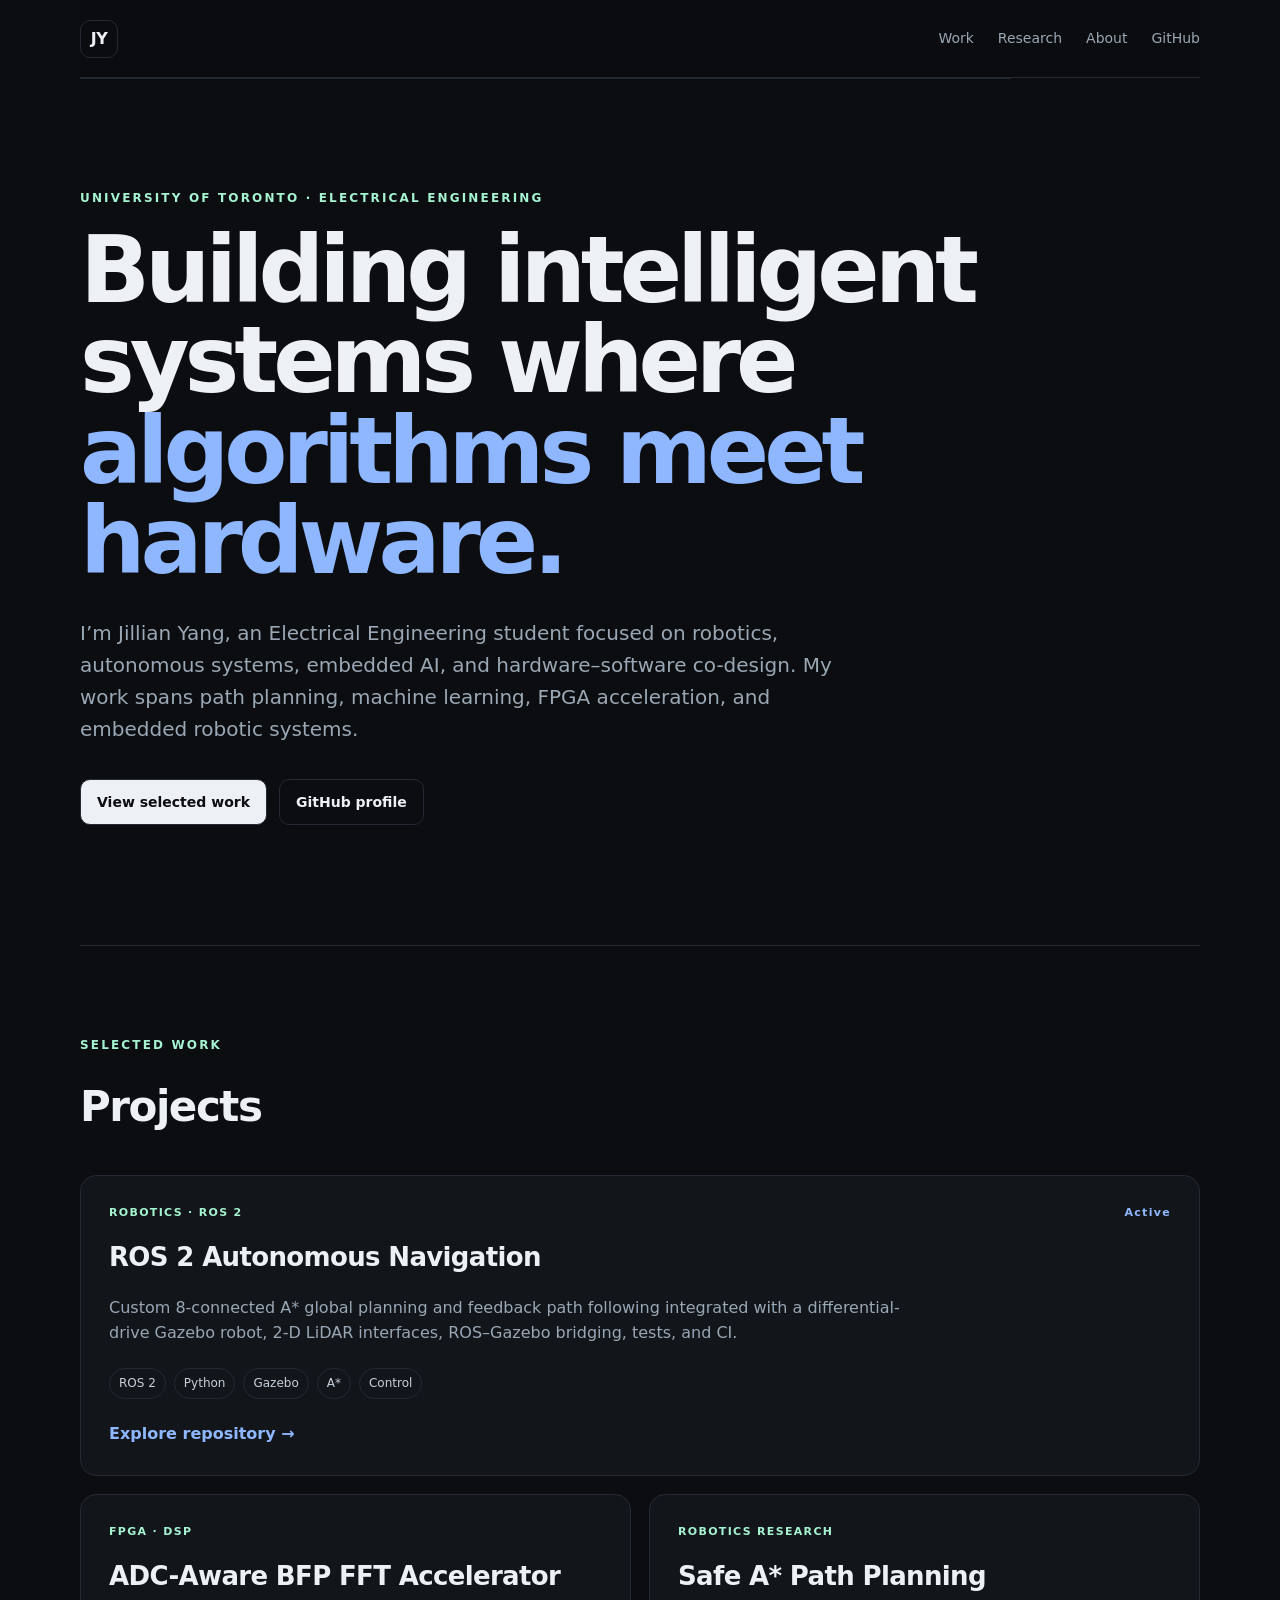
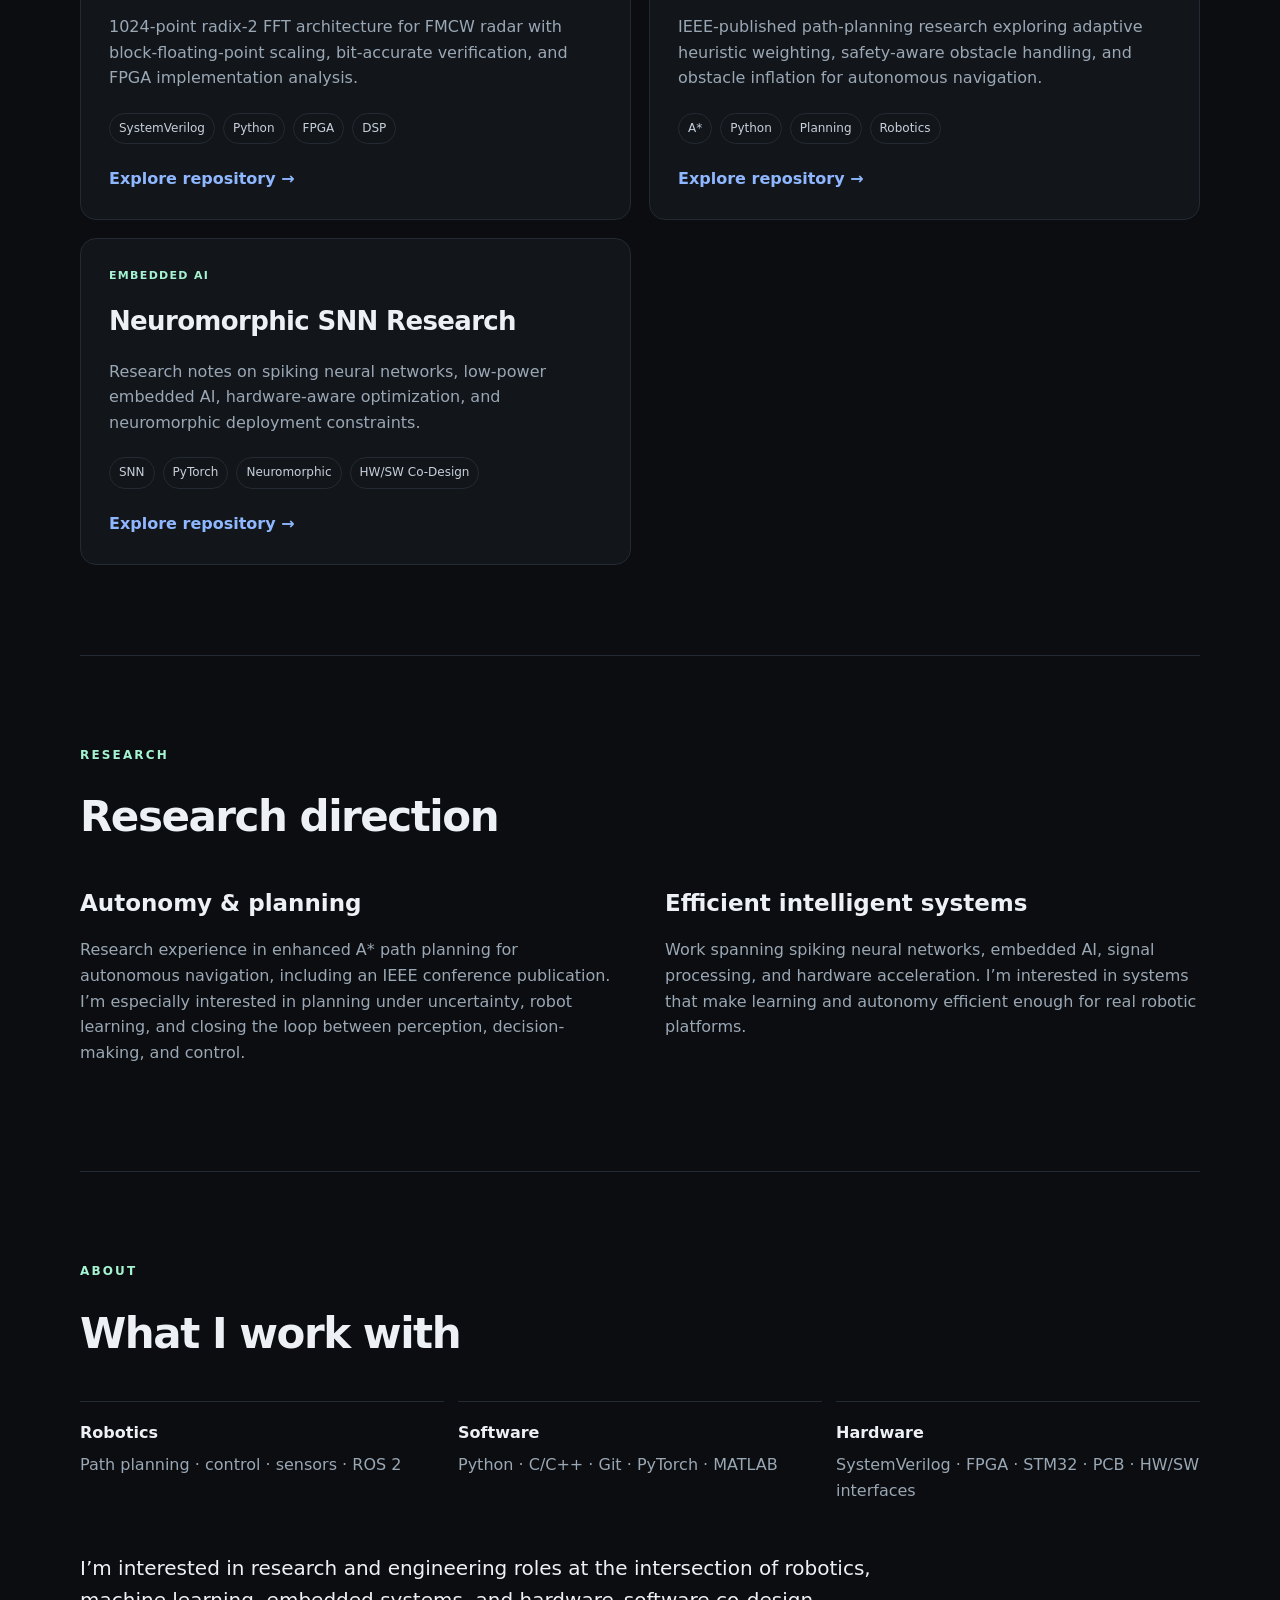
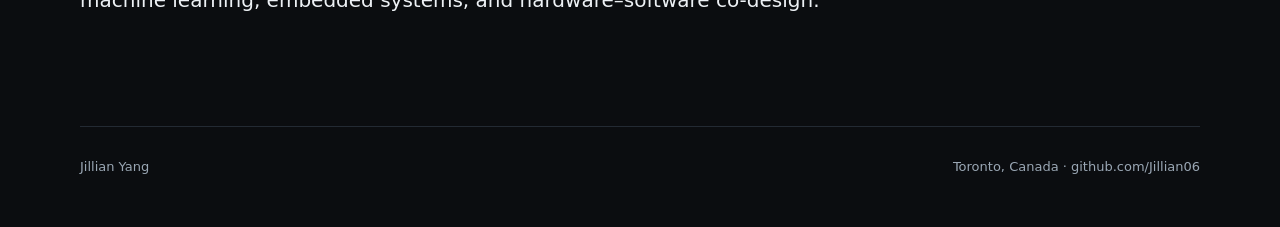
<file: index.html>
<!doctype html>
<html lang="en">
<head>
  <meta charset="utf-8" />
  <meta name="viewport" content="width=device-width, initial-scale=1" />
  <meta name="description" content="Jillian Yang — Electrical Engineering, robotics, autonomous systems, embedded AI, and hardware-software co-design." />
  <title>Jillian Yang | Robotics & Embedded AI</title>
  <link rel="stylesheet" href="style.css" />
</head>
<body>
  <main class="shell">
    <nav class="nav">
      <a class="brand" href="#top">JY</a>
      <div class="navlinks"><a href="#work">Work</a><a href="#research">Research</a><a href="#about">About</a><a href="https://github.com/Jillian06">GitHub</a></div>
    </nav>

    <section class="hero" id="top">
      <p class="eyebrow">UNIVERSITY OF TORONTO · ELECTRICAL ENGINEERING</p>
      <h1>Building intelligent systems where <span>algorithms meet hardware.</span></h1>
      <p class="lede">I’m Jillian Yang, an Electrical Engineering student focused on robotics, autonomous systems, embedded AI, and hardware–software co-design. My work spans path planning, machine learning, FPGA acceleration, and embedded robotic systems.</p>
      <div class="actions"><a class="button primary" href="#work">View selected work</a><a class="button" href="https://github.com/Jillian06">GitHub profile</a></div>
    </section>

    <section id="work">
      <div class="section-head"><p class="eyebrow">SELECTED WORK</p><h2>Projects</h2></div>
      <div class="grid">
        <article class="card featured">
          <div class="card-top"><span class="tag">ROBOTICS · ROS 2</span><span class="status">Active</span></div>
          <h3>ROS 2 Autonomous Navigation</h3>
          <p>Custom 8-connected A* global planning and feedback path following integrated with a differential-drive Gazebo robot, 2-D LiDAR interfaces, ROS–Gazebo bridging, tests, and CI.</p>
          <div class="stack"><span>ROS 2</span><span>Python</span><span>Gazebo</span><span>A*</span><span>Control</span></div>
          <a class="text-link" href="https://github.com/Jillian06/ros2-autonomous-navigation">Explore repository →</a>
        </article>

        <article class="card">
          <div class="card-top"><span class="tag">FPGA · DSP</span></div>
          <h3>ADC-Aware BFP FFT Accelerator</h3>
          <p>1024-point radix-2 FFT architecture for FMCW radar with block-floating-point scaling, bit-accurate verification, and FPGA implementation analysis.</p>
          <div class="stack"><span>SystemVerilog</span><span>Python</span><span>FPGA</span><span>DSP</span></div>
          <a class="text-link" href="https://github.com/Jillian06/fmcw-radar-bfp-fft">Explore repository →</a>
        </article>

        <article class="card">
          <div class="card-top"><span class="tag">ROBOTICS RESEARCH</span></div>
          <h3>Safe A* Path Planning</h3>
          <p>IEEE-published path-planning research exploring adaptive heuristic weighting, safety-aware obstacle handling, and obstacle inflation for autonomous navigation.</p>
          <div class="stack"><span>A*</span><span>Python</span><span>Planning</span><span>Robotics</span></div>
          <a class="text-link" href="https://github.com/Jillian06/safe-astar-path-planning">Explore repository →</a>
        </article>

        <article class="card">
          <div class="card-top"><span class="tag">EMBEDDED AI</span></div>
          <h3>Neuromorphic SNN Research</h3>
          <p>Research notes on spiking neural networks, low-power embedded AI, hardware-aware optimization, and neuromorphic deployment constraints.</p>
          <div class="stack"><span>SNN</span><span>PyTorch</span><span>Neuromorphic</span><span>HW/SW Co-Design</span></div>
          <a class="text-link" href="https://github.com/Jillian06/neuromorphic-snn-research">Explore repository →</a>
        </article>
      </div>
    </section>

    <section id="research">
      <div class="section-head"><p class="eyebrow">RESEARCH</p><h2>Research direction</h2></div>
      <div class="split">
        <div>
          <h3>Autonomy & planning</h3>
          <p>Research experience in enhanced A* path planning for autonomous navigation, including an IEEE conference publication. I’m especially interested in planning under uncertainty, robot learning, and closing the loop between perception, decision-making, and control.</p>
        </div>
        <div>
          <h3>Efficient intelligent systems</h3>
          <p>Work spanning spiking neural networks, embedded AI, signal processing, and hardware acceleration. I’m interested in systems that make learning and autonomy efficient enough for real robotic platforms.</p>
        </div>
      </div>
    </section>

    <section id="about">
      <div class="section-head"><p class="eyebrow">ABOUT</p><h2>What I work with</h2></div>
      <div class="skills">
        <div><strong>Robotics</strong><span>Path planning · control · sensors · ROS 2</span></div>
        <div><strong>Software</strong><span>Python · C/C++ · Git · PyTorch · MATLAB</span></div>
        <div><strong>Hardware</strong><span>SystemVerilog · FPGA · STM32 · PCB · HW/SW interfaces</span></div>
      </div>
      <p class="closing">I’m interested in research and engineering roles at the intersection of robotics, machine learning, embedded systems, and hardware–software co-design.</p>
    </section>

    <footer><span>Jillian Yang</span><span>Toronto, Canada · <a href="https://github.com/Jillian06">github.com/Jillian06</a></span></footer>
  </main>
</body>
</html>
</file>
<file: style.css>
:root{--bg:#0b0d10;--panel:#12161b;--line:#232a33;--text:#edf1f5;--muted:#9aa7b4;--accent:#8fb7ff;--accent2:#a5f3d0}
*{box-sizing:border-box}html{scroll-behavior:smooth}body{margin:0;background:var(--bg);color:var(--text);font-family:Inter,ui-sans-serif,system-ui,-apple-system,BlinkMacSystemFont,"Segoe UI",sans-serif;line-height:1.6}
a{color:inherit;text-decoration:none}.shell{width:min(1120px,calc(100% - 40px));margin:auto}.nav{height:78px;display:flex;align-items:center;justify-content:space-between;border-bottom:1px solid var(--line);position:sticky;top:0;background:rgba(11,13,16,.88);backdrop-filter:blur(14px);z-index:5}
.brand{font-weight:800;letter-spacing:-.04em;border:1px solid var(--line);width:38px;height:38px;display:grid;place-items:center;border-radius:10px}.navlinks{display:flex;gap:24px;color:var(--muted);font-size:14px}.navlinks a:hover{color:var(--text)}
.hero{padding:110px 0 120px;max-width:930px}.eyebrow{font-size:12px;letter-spacing:.18em;font-weight:700;color:var(--accent2);margin:0 0 18px}.hero h1{font-size:clamp(48px,8vw,92px);line-height:.98;letter-spacing:-.055em;margin:0 0 30px}.hero h1 span{color:var(--accent)}
.lede{font-size:20px;max-width:790px;color:var(--muted);margin:0 0 34px}.actions{display:flex;gap:12px;flex-wrap:wrap}.button{padding:11px 16px;border:1px solid var(--line);border-radius:10px;font-weight:650;font-size:14px}.button.primary{background:var(--text);color:var(--bg)}
section{padding:90px 0;border-top:1px solid var(--line)}.section-head{margin-bottom:34px}.section-head h2{font-size:42px;letter-spacing:-.035em;margin:0}.grid{display:grid;grid-template-columns:repeat(2,1fr);gap:18px}.card{border:1px solid var(--line);background:var(--panel);padding:28px;border-radius:16px}.card.featured{grid-column:1/-1}.card-top{display:flex;justify-content:space-between;align-items:center}.tag,.status{font-size:11px;letter-spacing:.12em;font-weight:750;color:var(--accent2)}.status{color:var(--accent)}
.card h3{font-size:26px;letter-spacing:-.025em;margin:16px 0 10px}.card p{color:var(--muted);max-width:800px}.stack{display:flex;flex-wrap:wrap;gap:8px;margin:22px 0}.stack span{font-size:12px;padding:5px 9px;border:1px solid var(--line);border-radius:999px;color:#c7d0da}.text-link{font-weight:700;color:var(--accent)}
.split{display:grid;grid-template-columns:1fr 1fr;gap:50px}.split h3{font-size:23px;margin:0 0 10px}.split p{color:var(--muted)}.skills{display:grid;grid-template-columns:repeat(3,1fr);gap:14px}.skills div{border-top:1px solid var(--line);padding-top:18px}.skills strong,.skills span{display:block}.skills span{color:var(--muted);margin-top:7px}.closing{margin-top:48px;font-size:20px;max-width:800px}
footer{border-top:1px solid var(--line);padding:30px 0 50px;display:flex;justify-content:space-between;color:var(--muted);font-size:13px}
@media(max-width:720px){.navlinks{gap:12px}.navlinks a:nth-child(2),.navlinks a:nth-child(3){display:none}.hero{padding:80px 0}.grid,.split,.skills{grid-template-columns:1fr}.card.featured{grid-column:auto}section{padding:64px 0}.section-head h2{font-size:34px}footer{flex-direction:column;gap:8px}}
</file>
